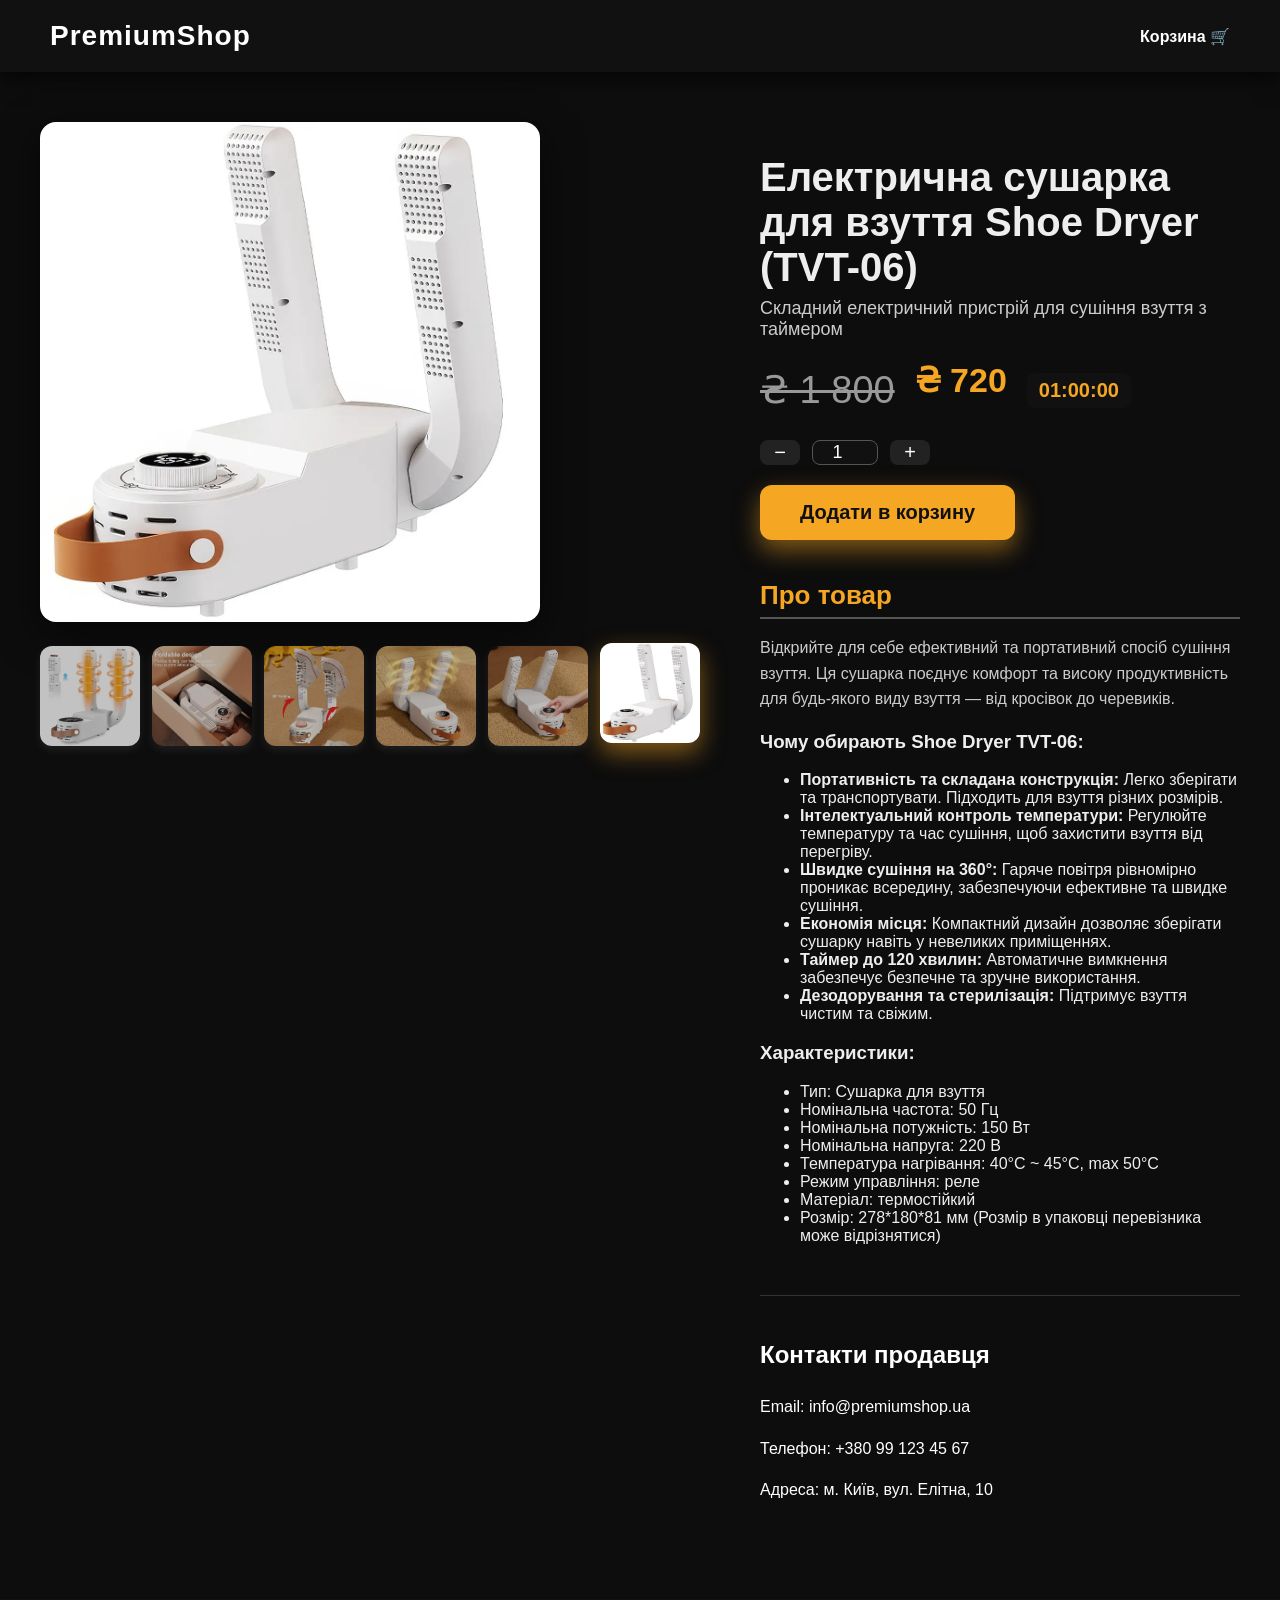
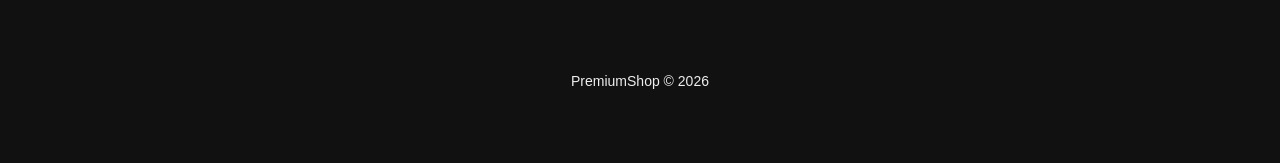
<file: premium_shop/index.html>
<!DOCTYPE html>
<html lang="uk">
<head>
<meta charset="UTF-8">
<meta name="viewport" content="width=device-width, initial-scale=1.0">
<title>Premium Shop | Товар</title>
<link rel="stylesheet" href="styles.css">
<style>
/* Додаткові стилі для старої ціни та таймера */
.price-wrapper {
  display: flex;
  align-items: center;
  gap: 20px;
  margin-bottom: 20px;
}

.old-price {
  font-size: 38px;
  text-decoration: line-through;
  color: #999;
}

.timer {
  font-size: 20px;
  font-weight: 600;
  color: #f5a623;
  background: #111;
  padding: 6px 12px;
  border-radius: 8px;
}
</style>
</head>
<body>

<header class="header">
    <div class="logo">PremiumShop</div>
    <nav><a href="cart.html">Корзина 🛒</a></nav>
</header>

<main class="container product-page">

  <!-- Галерея -->
  <section class="gallery">
    <img id="main-photo" src="photo22.jpg" class="main-photo">
    <div class="thumbs">
      <img src="photo55.jpg" class="thumb" onclick="changePhoto(this)">
      <img src="photo44.jpg" class="thumb" onclick="changePhoto(this)">
      <img src="photo33.jpg" class="thumb" onclick="changePhoto(this)">
      <img src="photo66.jpg" class="thumb" onclick="changePhoto(this)">
      <img src="photo77.jpg" class="thumb" onclick="changePhoto(this)">
      <img src="photo22.jpg" class="thumb active" onclick="changePhoto(this)">
    </div>
  </section>

  <!-- Інформація про товар -->
  <section class="info">
    <h1 class="title">Електрична сушарка для взуття Shoe Dryer (TVT-06)</h1>
    <div class="short-desc">Складний електричний пристрій для сушіння взуття з таймером</div>

    <!-- Ціна і таймер -->
    <div class="price-wrapper">
      <div class="old-price">₴ 1 800</div> <!-- стара ціна -->
      <div class="price" data-price="720">₴ 720</div> <!-- нова ціна -->
      <div class="timer" id="sale-timer">01:00:00</div>
    </div>

    <div class="quantity-area">
      <button onclick="changeQty(-1)">−</button>
      <input id="qty" type="number" value="1" min="1">
      <button onclick="changeQty(1)">+</button>
    </div>

    <button class="btn-buy" onclick="addToCart()">Додати в корзину</button>

    <div class="description">
      <h2>Про товар</h2>
      <p>Відкрийте для себе ефективний та портативний спосіб сушіння взуття. Ця сушарка поєднує комфорт та високу продуктивність для будь-якого виду взуття — від кросівок до черевиків.</p>
      
      <h3>Чому обирають Shoe Dryer TVT-06:</h3>
      <ul>
        <li><strong>Портативність та складана конструкція:</strong> Легко зберігати та транспортувати. Підходить для взуття різних розмірів.</li>
        <li><strong>Інтелектуальний контроль температури:</strong> Регулюйте температуру та час сушіння, щоб захистити взуття від перегріву.</li>
        <li><strong>Швидке сушіння на 360°:</strong> Гаряче повітря рівномірно проникає всередину, забезпечуючи ефективне та швидке сушіння.</li>
        <li><strong>Економія місця:</strong> Компактний дизайн дозволяє зберігати сушарку навіть у невеликих приміщеннях.</li>
        <li><strong>Таймер до 120 хвилин:</strong> Автоматичне вимкнення забезпечує безпечне та зручне використання.</li>
        <li><strong>Дезодорування та стерилізація:</strong> Підтримує взуття чистим та свіжим.</li>
      </ul>

      <h3>Характеристики:</h3>
      <ul>
        <li>Тип: Сушарка для взуття</li>
        <li>Номінальна частота: 50 Гц</li>
        <li>Номінальна потужність: 150 Вт</li>
        <li>Номінальна напруга: 220 В</li>
        <li>Температура нагрівання: 40°C ~ 45°C, max 50°C</li>
        <li>Режим управління: реле</li>
        <li>Матеріал: термостійкий</li>
        <li>Розмір: 278*180*81 мм (Розмір в упаковці перевізника може відрізнятися)</li>
      </ul>
    </div>

    <div class="contacts">
      <h2>Контакти продавця</h2>
      <p>Email: info@premiumshop.ua</p>
      <p>Телефон: +380 99 123 45 67</p>
      <p>Адреса: м. Київ, вул. Елітна, 10</p>
    </div>

  </section>

</main>

<footer class="footer"><p>PremiumShop © 2026</p></footer>

<script src="script.js"></script>
<script>
// Простий таймер 1 година
function startTimer(duration, display) {
    let timer = duration, hours, minutes, seconds;
    setInterval(function () {
        hours = parseInt(timer / 3600, 10);
        minutes = parseInt((timer % 3600) / 60, 10);
        seconds = parseInt(timer % 60, 10);

        hours = hours < 10 ? "0"+hours : hours;
        minutes = minutes < 10 ? "0"+minutes : minutes;
        seconds = seconds < 10 ? "0"+seconds : seconds;

        display.textContent = hours + ":" + minutes + ":" + seconds;

        if (--timer < 0) {
            display.textContent = "Акція закінчилась!";
        }
    }, 1000);
}

window.onload = function () {
    let oneHour = 60 * 60; // 1 година
    let display = document.querySelector('#sale-timer');
    startTimer(oneHour, display);
};
</script>

</body>
</html>
</file>
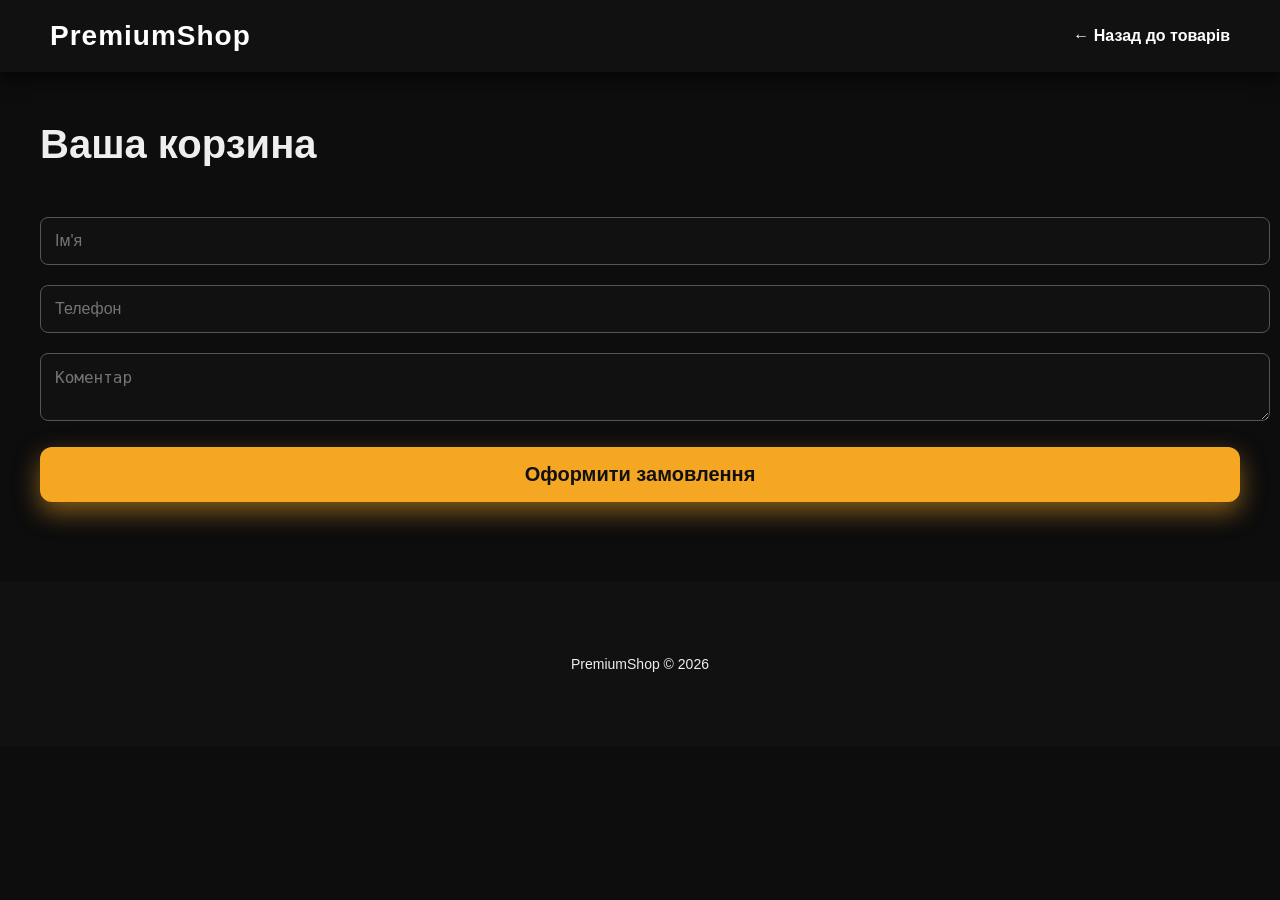
<file: premium_shop/cart.html>
<!DOCTYPE html>
<html lang="uk">
<head>
<meta charset="UTF-8">
<meta name="viewport" content="width=device-width, initial-scale=1.0">
<title>Корзина | PremiumShop</title>
<link rel="stylesheet" href="styles.css">
</head>
<body>
<header class="header">
  <div class="logo">PremiumShop</div>
  <nav><a href="index.html">← Назад до товарів</a></nav>
</header>

<main class="container">
  <h1 class="title">Ваша корзина</h1>

  <div id="cart-content" class="cart-items" style="margin-bottom: 40px; font-size: 18px; line-height: 1.5;"></div>

  <form id="order-form" class="order-form">
    <input name="name" placeholder="Ім'я" required>
    <input name="phone" placeholder="Телефон" required>
    <textarea name="comment" placeholder="Коментар"></textarea>
    <button class="btn-buy" type="submit">Оформити замовлення</button>
  </form>
</main>

<footer class="footer"><p>PremiumShop © 2026</p></footer>
<script src="script.js"></script>
</body>
</html>
</file>
<file: premium_shop/styles.css>
/* --- Body та шрифти --- */
body {
  margin: 0;
  font-family: "Inter", sans-serif;
  background: #0d0d0d; /* чорний преміум фон */
  color: #eee;
}

/* Header */
.header {
  display: flex;
  justify-content: space-between;
  align-items: center;
  padding: 20px 50px;
  background: #111;
  box-shadow: 0 4px 20px rgba(0,0,0,.8);
  font-weight: 600;
}

.logo {
  font-size: 28px;
  font-weight: 700;
  letter-spacing: 1px;
  color: #fff;
}

.header nav a {
  text-decoration: none;
  color: #fff;
  font-weight: 600;
  transition: 0.3s;
}

.header nav a:hover {
  color: #f5a623; /* преміум акцент */
}

/* Контейнер */
.container {
  max-width: 1200px;
  margin: 50px auto;
  padding: 0 20px;
}

/* Product page */
.product-page {
  display: flex;
  gap: 60px;
  flex-wrap: wrap;
}

/* Gallery */
.main-photo {
  width: 500px;
  border-radius: 16px;
  box-shadow: 0 12px 40px rgba(0,0,0,.6);
  transition: transform 0.3s, box-shadow 0.3s;
  object-fit: cover;
}

.main-photo:hover {
  transform: scale(1.03);
  box-shadow: 0 18px 50px rgba(255,255,255,.3);
}

.thumbs {
  display: flex;
  gap: 12px;
  margin-top: 20px;
}

.thumb {
  width: 100px;
  border-radius: 12px;
  cursor: pointer;
  opacity: 0.75;
  transition: all 0.3s;
  box-shadow: 0 4px 10px rgba(255,255,255,.1);
}

.thumb.active,
.thumb:hover {
  opacity: 1;
  box-shadow: 0 10px 25px rgba(245,166,35,.5);
  transform: translateY(-3px);
}

/* Info section */
.info {
  flex: 1;
  min-width: 300px;
}

.title {
  font-size: 40px;
  margin-bottom: 8px;
  font-weight: 700;
}

.short-desc {
  font-size: 18px;
  color: #ccc;
  margin-bottom: 20px;
}

.price {
  font-size: 34px;
  font-weight: 700;
  color: #f5a623; /* преміум акцент */
  margin-bottom: 20px;
}

.quantity-area {
  display: flex;
  gap: 12px;
  margin-bottom: 20px;
}

.quantity-area button {
  width: 40px;
  font-size: 20px;
  border: none;
  border-radius: 8px;
  background: #222;
  color: #fff;
  cursor: pointer;
  transition: 0.3s;
}

.quantity-area button:hover {
  background: #f5a623;
  color: #111;
}

#qty {
  width: 60px;
  text-align: center;
  font-size: 18px;
  border-radius: 8px;
  border: 1px solid #555;
  background: #111;
  color: #fff;
}

/* Buy button */
.btn-buy {
  padding: 16px 40px;
  border: none;
  background: #f5a623;
  color: #111;
  font-size: 20px;
  font-weight: 600;
  border-radius: 12px;
  cursor: pointer;
  box-shadow: 0 10px 25px rgba(245,166,35,.5);
  transition: all 0.3s;
}

.btn-buy:hover {
  background: #fff;
  color: #111;
  transform: translateY(-3px);
  box-shadow: 0 14px 35px rgba(245,166,35,.7);
}

/* Description & Features */
.description, .features {
  margin-top: 40px;
}

.description h2, .features h2 {
  font-size: 26px;
  margin-bottom: 12px;
  font-weight: 700;
  border-bottom: 2px solid #555;
  padding-bottom: 6px;
  color: #f5a623;
}

.description p, .features ul {
  font-size: 16px;
  line-height: 1.6;
  color: #ccc;
}

.features ul {
  padding-left: 20px;
}

/* Contacts */
.contacts {
  margin-top: 50px;
  font-size: 16px;
  line-height: 1.6;
  color: #fff;
  border-top: 1px solid #333;
  padding-top: 20px;
}

/* Footer */
.footer {
  padding: 60px 20px;
  text-align: center;
  background: #111;
  color: #eee;
  font-size: 14px;
  margin-top: 80px;
}

/* Cart form */
.order-form input,
.order-form textarea {
  width: 100%;
  padding: 14px;
  margin: 10px 0;
  border-radius: 8px;
  border: 1px solid #555;
  background: #111;
  color: #fff;
  font-size: 16px;
  transition: all 0.3s;
}

.order-form input:focus,
.order-form textarea:focus {
  border-color: #f5a623;
  box-shadow: 0 4px 15px rgba(245,166,35,.4);
  outline: none;
}

.order-form button.btn-buy {
  width: 100%;
  margin-top: 12px;
}

/* Адаптив */
@media (max-width: 900px){
  .product-page {
    flex-direction: column;
    align-items: center;
  }
  .main-photo {
    width: 100%;
    max-width: 450px;
  }
}
</file>
